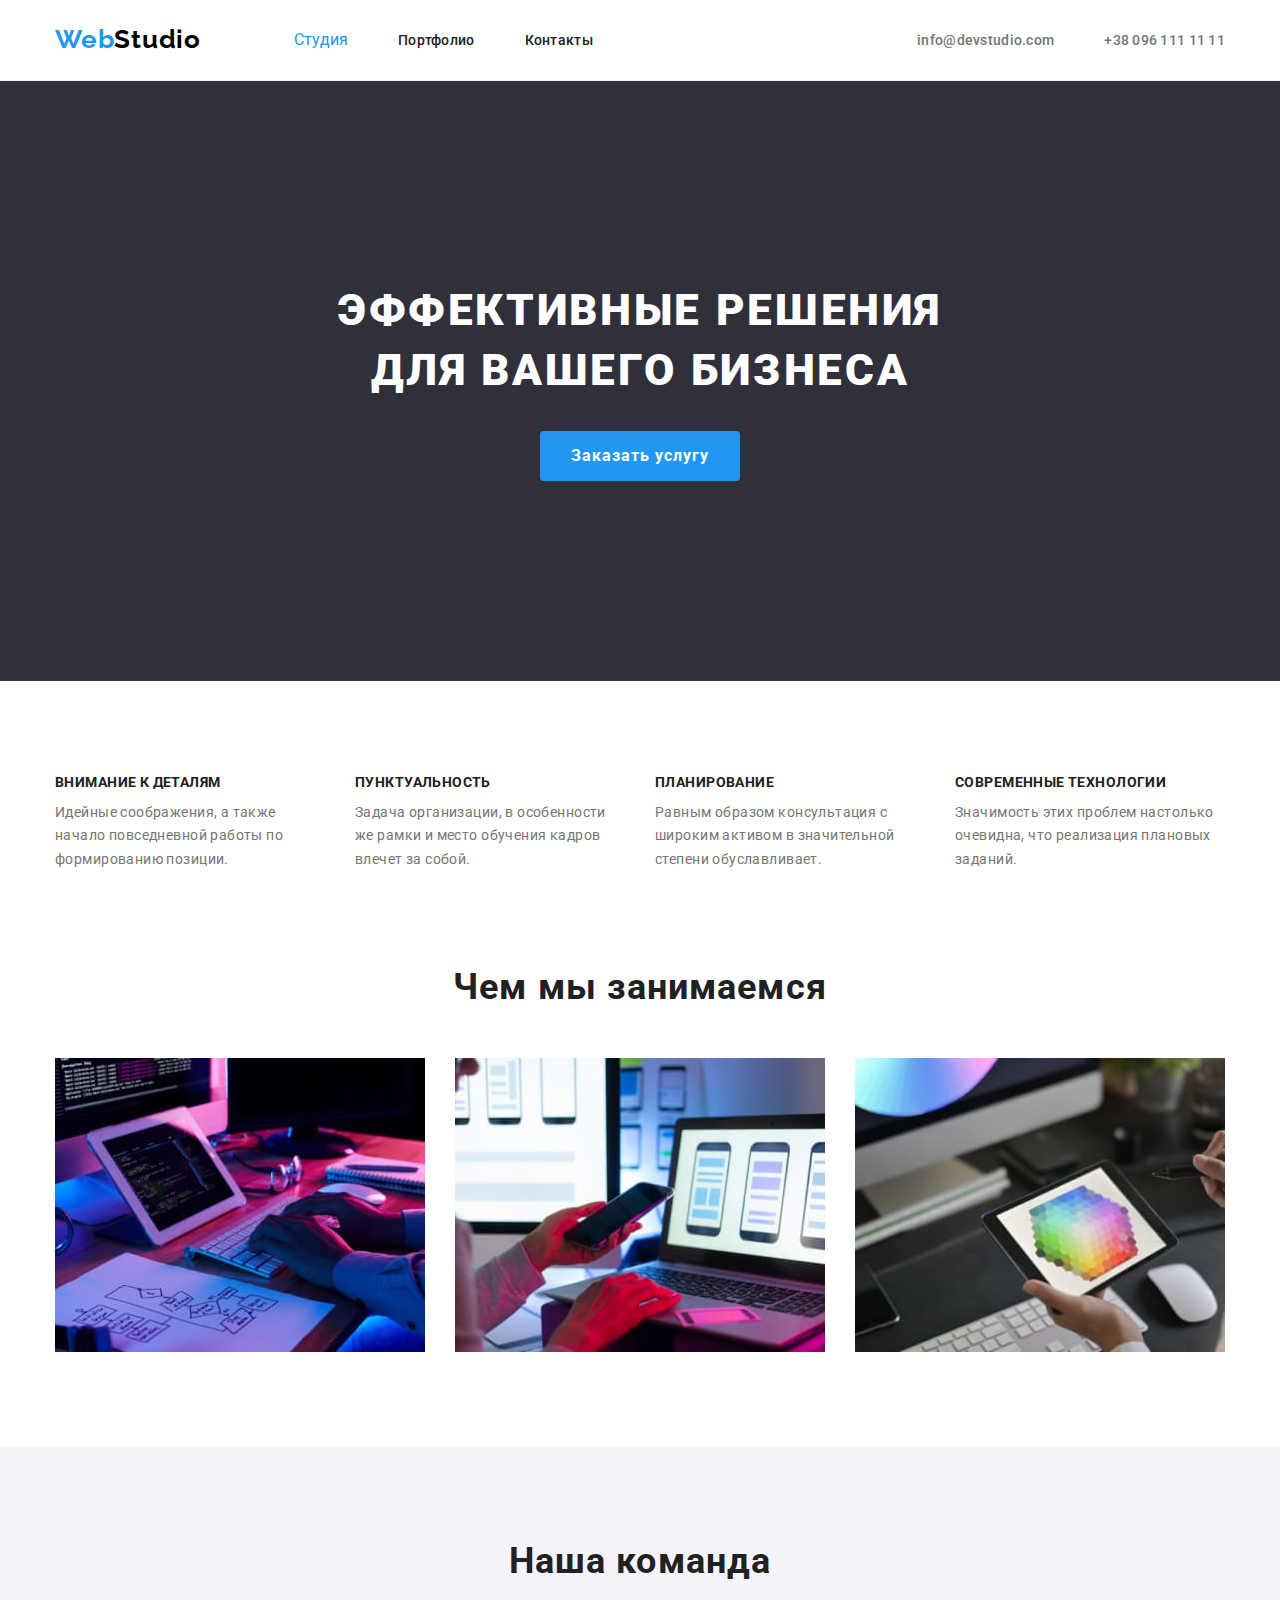
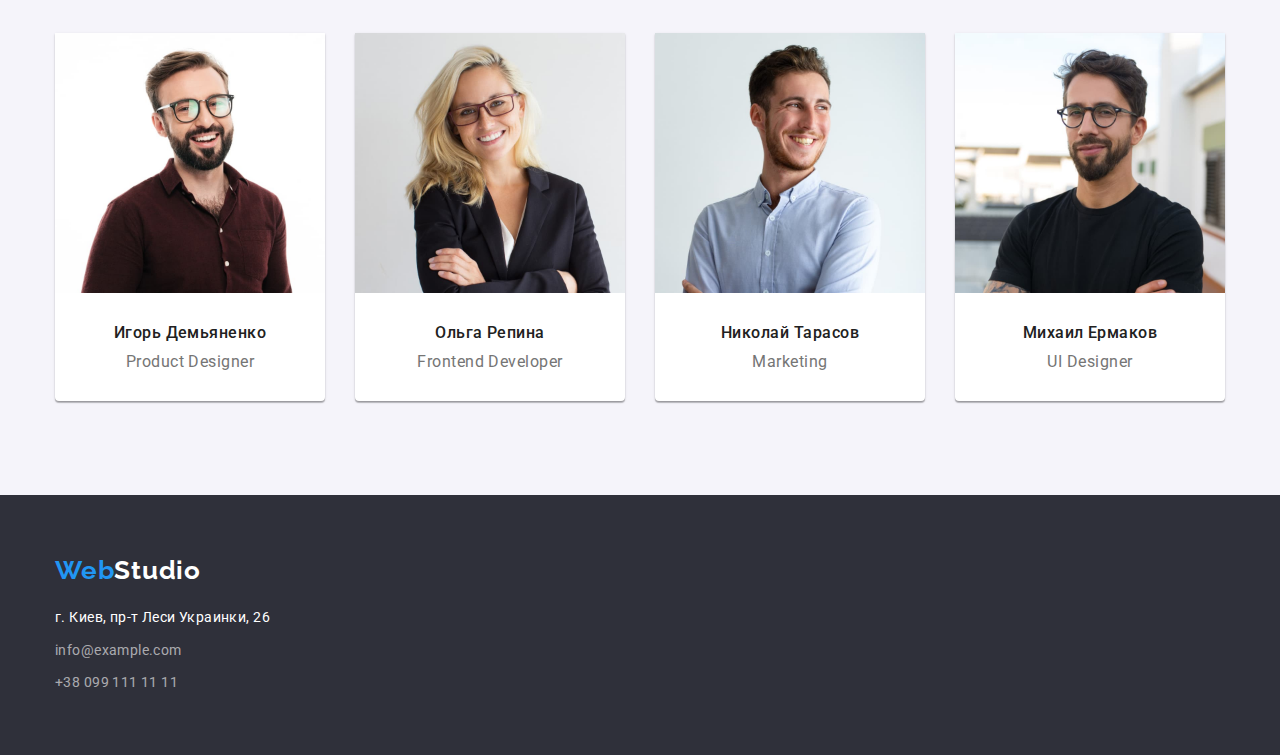
<file: index.html>
<!DOCTYPE html>
<html lang="ru">
<head>
    <meta charset="UTF-8">
    <meta http-equiv="X-UA-Compatible" content="IE=edge">
    <meta name="viewport" content="width=device-width, initial-scale=1.0">
    <link rel="preconnect" href="https://fonts.googleapis.com">
    <link rel="preconnect" href="https://fonts.gstatic.com" crossorigin>
    <link
        href="https://fonts.googleapis.com/css2?family=Raleway:wght@700&family=Roboto:wght@400;500;700;900&display=swap"
        rel="stylesheet">
    <title>Студия</title>
    <link rel="stylesheet" href="https://cdnjs.cloudflare.com/ajax/libs/modern-normalize/1.1.0/modern-normalize.min.css
        ">
    <link rel="stylesheet" href="./css/ctyle.css">
</head>
<body>
    <header class="header">
        <div class="container">
            <a href="" class="header-logo link">Web<span class="header-logo-studio link">Studio</span></a>
            <nav class="header-nav">
                <ul class="header-list list">
                    <li class="header-item"><a class="header-link-studio link" href="./index.html">Студия</a></li>
                    <li class="header-item"><a class="header-link link" href="./portfolio.html">Портфолио</a></li>
                    <li class="header-item"><a class="header-link link" href="">Контакты</a></li>
                </ul>
            </nav>
            <div class="header-contact">
                <ul class="header-list-contact list">
                    <li class="header-item-contact"><a class="header-email link" href="mailto:info@devstudio.com">info@devstudio.com</a></li>
                    <li class="header-item-contact"><a class="header-tel link" href="tel:+380961111111">+38 096 111 11 11</a></li>
                </ul>
            </div>
        </div>
    </header>
    <main>
        <section class="hero">
            <div class="container-hero">
                <h1 class="hero-slogan">Эффективные решения для вашего бизнеса</h1>
                <button type="button" class="hero-btn pointer">Заказать услугу</button>
            </div>
        </section>
        <section class="text">
            <div class="container">
                <h2 class="visually-hidden">Наши особенности</h2>
                <ul class="text-list list">
                    <li class="text-item">
                        <h3 class="subtitle">Внимание к деталям</h3>
                        <p class="desc">
                            Идейные соображения, а также начало повседневной работы по формированию позиции.
                        </p>
                    </li>
                    <li class="text-item">
                        <h3 class="subtitle">Пунктуальность</h3>
                        <p class="desc">
                            Задача организации, в особенности же рамки и место обучения кадров влечет за собой.
                        </p>
                    </li>
                    <li class="text-item">
                        <h3 class="subtitle">
                            Планирование
                        </h3>
                        <p class="desc">
                            Равным образом консультация с широким активом в значительной степени обуславливает.
                        </p>
                    </li>
                    <li class="text-item">
                        <h3 class="subtitle">
                            Современные технологии
                        </h3>
                        <p class="desc">
                            Значимость этих проблем настолько очевидна, что реализация плановых заданий.
                        </p>
                    </li>
                </ul>
            </div>
        </section>
        <section class="image">
            <div class="container">
                <h2 class="image-title">Чем мы занимаемся</h2>
                <ul class="image-list list">
                    <li class="image-item">
                        <img src="./images/photo-img-1.jpg" alt="верстка" width="370" height="294">
                    </li>
                    <li class="image-item">
                        <img src="./images/photo-img-2.jpg" alt="мобльные приложения" width="370" height="294">
                    </li>
                    <li class="image-item">
                        <img src="./images/photo-img-3.jpg" alt="работа на планшете" width="370" height="294">
                    </li> 
                </ul>
            </div>
        </section>
        <section class="command">
            <div class="container">
                <h2 class="command-title">Наша команда</h2>
                <ul class="command-list list">
                    <li class="command-item">
                        <img src="./images/photo-igor-img.jpg" alt="Игорь Демьяненко" width="270" height="260">
                        <div class="name-position">
                            <h3 class="name">Игорь Демьяненко</h3>
                            <p class="position" lang="en">Product Designer</p>
                        </div>
                    </li>
                    <li class="command-item">
                        <img src="./images/photo-olga-img.jpg" alt="Ольга Репина" width="270" height="260">
                        <div class="name-position">
                            <h3 class="name">Ольга Репина</h3>
                            <p class="position" lang="en">Frontend Developer</p>
                        </div>
                    </li>
                    <li class="command-item">
                        <img src="./images/photo-nikolaj-img.jpg" alt="Николай Тарасов" width="270" height="260">
                        <div class="name-position">
                            <h3 class="name">Николай Тарасов</h3>
                            <p class="position" lang="en" >Marketing</p>
                        </div>
                    </li>
                    <li class="command-item">
                        <img src="./images/photo-mihail-img.jpg" alt="Михаил Ермаков" width="270" height="260">
                        <div class="name-position">
                            <h3 class="name">Михаил Ермаков</h3>
                            <p class="position" lang="en">UI Designer</p>
                        </div>
                    </li>
                </ul>
            </div>
        </section>
    </main>
    <footer class="footer">
        <div class="container">
            <a href="" class="footer-logo link">Web<span class="footer-logo-studio link">Studio</span></a>
            <address class="address">
                <ul class="footer-list list">
                    <li class="footer-item-addres"><a class="footer-address link" href="">г. Киев, пр-т Леси Украинки, 26</a></li>
                    <li class="footer-item-email"><a class="footer-email link" href="mailto:info@example.com">info@example.com</a></li>
                    <li class="footer-item-tel"><a class="footer-tel link" href="tel:+380991111111">+38 099 111 11 11</a></li>
                </ul>
            </address>
        </div>
    </footer>
</body>
</html>
</file>
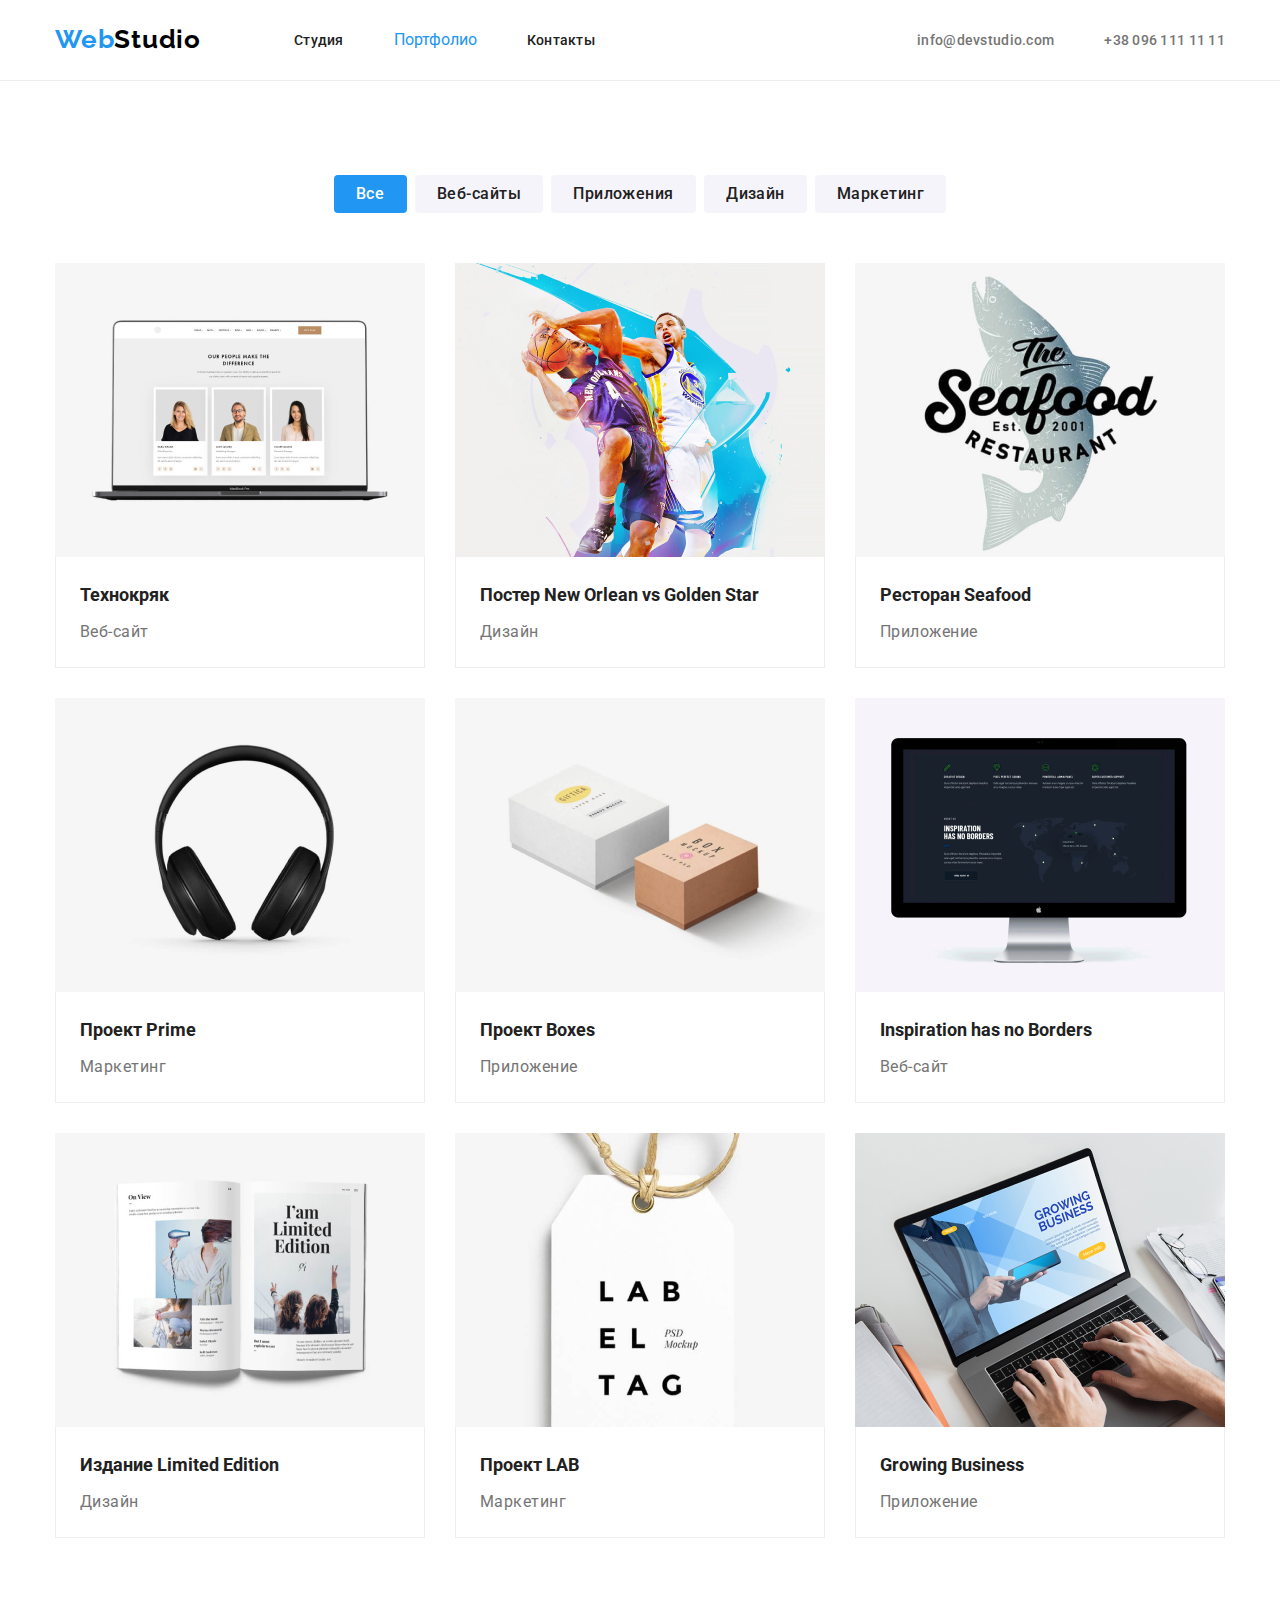
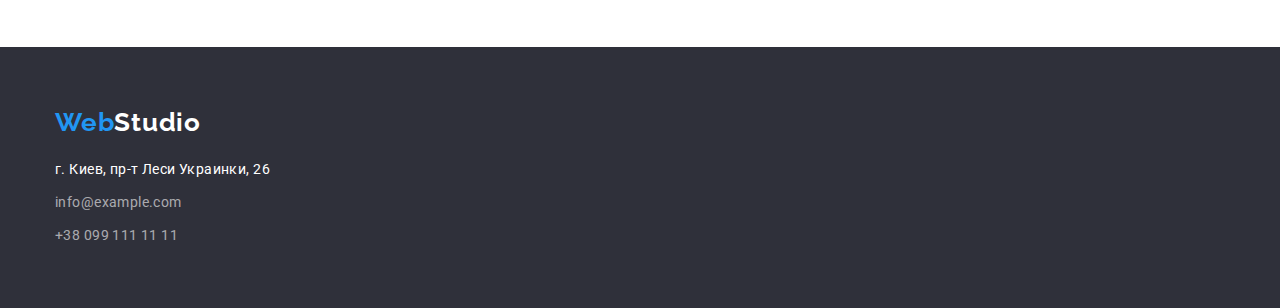
<file: portfolio.html>
<!DOCTYPE html>
<html lang="ru">
<head>
    <meta charset="UTF-8">
    <meta http-equiv="X-UA-Compatible" content="IE=edge">
    <meta name="viewport" content="width=device-width, initial-scale=1.0">
    <link rel="preconnect" href="https://fonts.googleapis.com">
    <link rel="preconnect" href="https://fonts.gstatic.com" crossorigin>
    <link
        href="https://fonts.googleapis.com/css2?family=Raleway:wght@700&family=Roboto:wght@400;500;700;900&display=swap"
        rel="stylesheet">
    <title>Портфолио</title>
    <link rel="stylesheet" href="https://cdnjs.cloudflare.com/ajax/libs/modern-normalize/1.1.0/modern-normalize.min.css
         ">
    <link rel="stylesheet" href="./css/ctyle.css">
</head>
<body>
    <header class="header">
        <div class="container">
          <a href="" class="header-logo link">Web<span class="header-logo-studio link">Studio</span></a>
          <nav class="header-nav">
            <ul class="header-list list">
                <li class="header-item"><a class="header-link link" href="./index.html">Студия</a></li>
                <li class="header-item"><a class="header-link-portfolio link" href="./portfolio.html">Портфолио</a></li>
                <li class="header-item"><a class="header-link link" href="">Контакты</a></li>
            </ul>
          </nav>
          <div class="header-contact">
            <ul class="header-list-contact list">
                <li class="header-item-contact"><a class="header-email link" href="mailto:info@devstudio.com">info@devstudio.com</a>
                </li>
                <li class="header-item-contact"><a class="header-tel link" href="tel:+380961111111">+38 096 111 11 11</a></li>
            </ul>
          </div>
        </div>
    </header>
    <main>
        <section class="portfplio">
            <div class="container">
                <h2 class="visually-hidden">Фильтр</h2>
                <ul class="filter-list list">
                    <li class="filter-item">
                        <button type="button" class="filter-btn-all pointer">Все</button>
                    </li>
                    <li class="filter-item">
                        <button type="button" class="filter-btn-web pointer">Веб-сайты</button>
                    </li>
                    <li class="filter-item">
                        <button type="button" class="filter-btn-applic pointer">Приложения</button>
                    </li>
                    <li class="filter-item">
                        <button type="button" class="filter-btn-design pointer">Дизайн</button>
                    </li>
                    <li class="filter-item">
                        <button type="button" class="filter-btn-marketing pointer">Маркетинг</button>
                    </li>
                </ul>
                <ul class="projects-list list">
                    <li class="projects-item">
                        <img src="./images/project-img-1.jpg" alt="Технокряк" width="370" height="294">
                        <div class="projects-title-subtitle">
                            <h3 class="projects-title">Технокряк</h3>
                            <p class="projects-subtitle">Веб-сайт</p>
                        </div>
                    </li>
                    <li class="projects-item">
                        <img src="./images/project-img-2.jpg" alt="Постер New Orlean vs Golden Star" width="370" height="294">
                        <div class="projects-title-subtitle">
                            <h3 class="projects-title">Постер <span lang="en">New Orlean vs Golden Star</span></h3>
                            <p class="projects-subtitle">Дизайн</p>
                        </div>
                    </li>
                    <li class="projects-item">
                        <img src="./images/project-img-3.jpg" alt="Ресторан Seafood" width="370" height="294">
                        <div class="projects-title-subtitle">
                            <h3 class="projects-title">Ресторан <span lang="en">Seafood</span></h3>
                            <p class="projects-subtitle">Приложение</p>
                        </div>
                    </li>
                    <li class="projects-item">
                        <img src="./images/project-img-4.jpg" alt="Проект Prime" width="370" height="294">
                        <div class="projects-title-subtitle">
                            <h3 class="projects-title">Проект <span lang="en">Prime</span></h3>
                            <p class="projects-subtitle">Маркетинг</p>
                        </div>
                     </li>
                    <li class="projects-item">
                        <img src="./images/project-img-5.jpg" alt="Проект Boxes" width="370" height="294">
                        <div class="projects-title-subtitle">
                            <h3 class="projects-title">Проект <span lang="en">Boxes</span></h3>
                            <p class="projects-subtitle">Приложение</p>
                        </div>
                    </li>
                    <li class="projects-item">
                        <img src="./images/project-img-6.jpg" alt="Inspiration has no Borders" width="370" height="294">
                        <div class="projects-title-subtitle">
                            <h3 lang="en" class="projects-title">Inspiration has no Borders</h3>
                            <p class="projects-subtitle">Веб-сайт</p>
                        </div>
                    </li>
                    <li class="projects-item">
                        <img src="./images/project-img-7.jpg" alt="Издание Limited Edition" width="370" height="294">
                        <div class="projects-title-subtitle">
                            <h3 class="projects-title">Издание <span lang="en">Limited Edition</span></h3>
                            <p class="projects-subtitle">Дизайн</p>
                        </div>
                    </li>
                    <li class="projects-item">
                        <img src="./images/project-img-8.jpg" alt="Проект LAB" width="370" height="294">
                        <div class="projects-title-subtitle">
                            <h3 class="projects-title">Проект <span lang="en">LAB</span></h3>
                            <p class="projects-subtitle">Маркетинг</p>
                        </div>
                    </li>
                    <li class="projects-item">
                        <img src="./images/project-img-9.jpg" alt="Growing Business " width="370" height="294">
                        <div class="projects-title-subtitle">
                            <h3 lang="en" class="projects-title">Growing Business</h3>
                            <p class="projects-subtitle">Приложение</p>
                        </div>
                    </li>
                </ul>
            </div>
        </section>
    
    </main>
    <footer class="footer">
        <div class="container">
            <a href="" class="footer-logo link">Web<span class="footer-logo-studio link">Studio</span></a>
            <address class="address">
                <ul class="footer-list list">
                    <li class="footer-item-addres"><a class="footer-address link" href="">г. Киев, пр-т Леси Украинки, 26</a></li>
                    <li class="footer-item-email"><a class="footer-email link" href="mailto:info@example.com">info@example.com</a>
                    </li>
                    <li class="footer-item-tel"><a class="footer-tel link" href="tel:+380991111111">+38 099 111 11 11</a></li>
                </ul>
            </address>
        </div>
    </footer>
</body>
</html>
</file>
<file: css/ctyle.css>
html {
  box-sizing: border-box;
}

:root {
  --header-color: #FFFFFF;
  --title-color: #212121;
  --text-color: #757575;
  --btn-color: #212121;
  --link-color: #212121;
  --background-color: #2F303A;
  --accent-color: #2196F3;
  --border-color: #ECECEC;
}

p, h1, h2, h3, h4, h5, h6 {
  margin: 0;
}

.container {
  width: 1200px;
  padding-left: 15px;
  padding-right: 15px;
  margin: 0 auto;
}

ul {
  margin: 0;
  padding-left: 0;
}

body {
  font-family: Roboto, sans-serif;
  color: var(--link-color);
}

.list {
  margin: 0;
  padding: 0;
  list-style: none;
}

.link {
  text-decoration: none;
}

.pointer {
  cursor: pointer;  
}

img {
  display: block;
  max-width: 100%;
  height: auto;
}

/*-------HEADER-------*/

.header {
  border-bottom: 1px solid #ECECEC;
}

.header-logo {
  font-family: 'Raleway', sans-serif;
  font-style: normal;
  font-weight: 700;
  font-size: 26px;
  line-height: 1.19;
  letter-spacing: 0.03em;
  color: var(--accent-color);
  padding-top: 24px;
  padding-bottom: 25px;
  margin-right: 93px;
}

.header-logo-studio {
  font-family: 'Raleway', sans-serif;
  font-style: normal;
  font-weight: 700;
  font-size: 26px;
  line-height: 1.19;
  letter-spacing: 0.03em;
  color: black;
  padding-top: 24px;
  padding-bottom: 25px;
}

.header .container {
  display: flex;
  align-items: center;
}

.header-nav {
  display: flex;
  align-items: center;
}

.header-list {
  display: flex;
}

.header-link-studio {
  color: var(--accent-color);
  padding-top: 32px;
  padding-bottom: 32px;
}

.header-link {
  font-weight: 500;
  font-size: 14px;
  line-height: 1.14;
  letter-spacing: 0.02em;
  color: var(--link-color);
  padding-top: 32px;
  padding-bottom: 32px;
}

.header-list-contact {
  display: flex;
  align-items: center;
}

.header-item:not(:last-child) {
  margin-right: 50px;
}

.header-link:hover,
.header-link:focus {
  color: var(--accent-color)
}

.header-contact {
  margin-left: auto;
}

.header-email {
  font-weight: 500;
  font-size: 14px;
  line-height: 1.14;
  letter-spacing: 0.02em;
  color: var(--text-color);
  padding-top: 32px;
  padding-bottom: 32px;

}

.header-email:hover,
.header-email:focus {
  color: var(--accent-color);  
}

.header-tel {
  font-weight: 500;
  font-size: 14px;
  line-height: 1.14;
  letter-spacing: 0.02em;
  color: var(--text-color);
  padding-top: 32px;
  padding-bottom: 32px;
}

.header-item-contact {
  margin-left: 50px;
}

.header-tel:hover,
.header-tel:focus {
  color: var(--accent-color);
}

/*-------HERO-------*/

.hero {
  
  background: var(--background-color);
  padding-top: 200px;
  padding-bottom: 200px;
}

.container-hero {
  text-align: center;
  width: 696px;
  margin: 0 auto;
}

.hero-slogan {
  font-weight: 900;
  font-size: 44px;
  line-height: 1.36;
  letter-spacing: 0.06em;
  text-transform: uppercase;
  color: var(--header-color);
  margin-bottom: 30px;
}

.hero-btn {
  font-family: inherit;
  font-weight: 700;
  font-size: 16px;
  line-height: 1.88;
  letter-spacing: 0.06em;
  color: var(--header-color);
  background: var(--accent-color);
  min-width: 200px;
  height: 50px;
  border-radius: 4px;
  border: 0px;
}

/*-------TEXT-------*/

.visually-hidden {
  position: absolute;
  white-space: nowrap;
  width: 1px;
  height: 1px;
  overflow: hidden;
  border: 0;
  padding: 0;
  clip: rect(0 0 0 0);
  clip-path: inset(50%);
  margin: -1px;
}

.text {
  padding-top: 94px;
  padding-bottom: 94px;
}

.text-list {
  display: flex;
}

.text-item:not(:last-child) {
  margin-right: 30px;
}

.text-item {
 min-width: 270px;
}

.subtitle {
  font-weight: 700;
  font-size: 14px;
  line-height: 1.14;
  letter-spacing: 0.03em;
  text-transform: uppercase;
  color: var(--title-color);
}

.desc {
  font-size: 14px;
  line-height: 1.71;
  letter-spacing: 0.03em;
  color: var(--text-color);
  margin-top: 10px;
}

/*-------IMAGE-------*/

.image {
  padding-bottom: 94px;
}

.image-title {
  font-weight: 700;
  font-size: 36px;
  line-height: 1.17;
  letter-spacing: 0.03em;  
  color: var(--title-color);
  text-align: center;
  margin-bottom: 50px;
}

.image-list {
  display: flex;
}

.image-item:not(:last-child) {
  margin-right: 30px;
}

/*-------COMMAND-------*/

.command {
  background: #F5F4FA;
  padding-top: 94px;
  padding-bottom: 94px;
}

.command-item {
  background-color: var(--header-color);
  box-shadow: 0px 1px 3px rgba(0, 0, 0, 0.12), 0px 1px 1px rgba(0, 0, 0, 0.14), 0px 2px 1px rgba(0, 0, 0, 0.2);
  border-radius: 0px 0px 4px 4px;
}

.command-title {
  font-weight: 700;
  font-size: 36px;
  line-height: 1.17;
  letter-spacing: 0.03em;
  color: var(--title-color);
  text-align: center;
  margin-bottom: 50px;
}

.command-list {
  display: flex;
}

.command-item:not(:last-child) {
  margin-right: 30px;
}

.name-position {
  text-align: center;
  padding-top: 30px;
  padding-bottom: 30px;
}

.name {
  font-weight: 500;
  font-size: 16px;
  line-height: 1.19;
  letter-spacing: 0.03em;
  color: var(--title-color);
  margin-bottom: 10px;
}

.position {
  font-size: 16px;
  line-height: 1.19;
  letter-spacing: 0.03em;   
  color: var(--text-color);
}

/*-------FOOTER-------*/

.footer {
  background: var(--background-color);
  padding-top: 60px;
  padding-bottom: 60px;
}

.footer-logo {
  font-family: 'Raleway', sans-serif;
  font-style: normal;
  font-weight: 700;
  font-size: 26px;
  line-height: 1.19;
  letter-spacing: 0.03em;
  color: var(--accent-color);
}

.footer-logo-studio {
  font-family: 'Raleway', sans-serif;
  font-style: normal;
  font-weight: 700;
  font-size: 26px;
  line-height: 1.19;
  letter-spacing: 0.03em;
  color: var(--header-color);
}

.address {
  margin-top: 20px;
}

.footer-item-addres {
  margin-bottom: 9px;
}

.footer-address {
  font-style: normal;
  font-size: 14px;
  line-height: 1.71;
  letter-spacing: 0.03em;    
  color: var(--header-color);
}

.footer-address:hover,
.footer-address:focus {
  color: var(--accent-color);
}

.footer-email {
  font-style: normal; 
  font-size: 14px;
  line-height: 1.71;
  letter-spacing: 0.03em;
  color: rgba(255, 255, 255, 0.6);
}

.footer-item-email {
  margin-bottom: 9px;
}

.footer-email:hover,
.footer-email:focus {
  color: var(--accent-color);
}

.footer-tel {
  font-style: normal;  
  font-size: 14px;
  line-height: 1.71;
  letter-spacing: 0.03em;
  color: rgba(255, 255, 255, 0.6);
}


.footer-tel:hover,
.footer-tel:focus {
  color: var(--accent-color);
}

/*-------PORTFOLIO-------*/

/*-------HEADER-------*/

.header {
  border-bottom: 1px solid #ECECEC;
}

.header-logo {
  font-family: 'Raleway', sans-serif;
  font-style: normal;
  font-weight: 700;
  font-size: 26px;
  line-height: 1.19;
  letter-spacing: 0.03em;
  color: var(--accent-color);
  padding-top: 24px;
  padding-bottom: 25px;
  margin-right: 93px;
}

.header-logo-studio {
  font-family: 'Raleway', sans-serif;
  font-style: normal;
  font-weight: 700;
  font-size: 26px;
  line-height: 1.19;
  letter-spacing: 0.03em;
  color: black;
  padding-top: 24px;
  padding-bottom: 25px;
}

.header .container {
  display: flex;
  align-items: center;
}

.header-nav {
  display: flex;
  align-items: center;
}

.header-list {
  display: flex;
}

.header-link-portfolio {
  color: var(--accent-color);
  padding-top: 32px;
  padding-bottom: 32px;
}

.header-link {
  font-weight: 500;
  font-size: 14px;
  line-height: 1.14;
  letter-spacing: 0.02em;
  color: var(--link-color);
  padding-top: 32px;
  padding-bottom: 32px;
}

.header-list-contact {
  display: flex;
  align-items: center;
}

.header-item:not(:last-child) {
  margin-right: 50px;
}

.header-link:hover,
.header-link:focus {
  color: var(--accent-color)
}

.header-contact {
  margin-left: auto;
}

.header-email {
  font-weight: 500;
  font-size: 14px;
  line-height: 1.14;
  letter-spacing: 0.02em;
  color: var(--text-color);
  padding-top: 32px;
  padding-bottom: 32px;

}

.header-email:hover,
.header-email:focus {
  color: var(--accent-color);
}

.header-tel {
  font-weight: 500;
  font-size: 14px;
  line-height: 1.14;
  letter-spacing: 0.02em;
  color: var(--text-color);
  padding-top: 32px;
  padding-bottom: 32px;
}

.header-item-contact {
  margin-left: 50px;
}

.header-tel:hover,
.header-tel:focus {
  color: var(--accent-color);
}

/*-------PORTFOLIO-------*/

.portfplio {
  padding-top: 94px;
  padding-bottom: 94px;
}

.filter-list {
  display: flex;
  justify-content: center;
  margin-bottom: 50px;
}

.filter-item:not(:last-child) {
  margin-right: 8px;
}

.filter-btn-all {
  font-weight: 500;
  font-size: 16px;
  line-height: 1.63;
  letter-spacing: 0.03em;
  color: var(--header-color);
  background: var(--accent-color);
  min-width: 73px;
  height: 38px;
  padding: 6px 22px 6px 22px;
  border-radius: 4px;
  border: 0px;
}

.filter-btn-web {
  font-weight: 500;
  font-size: 16px;
  line-height: 1.63;
  letter-spacing: 0.03em;
  color: var(--btn-color);
  background: #F5F4FA;
  min-width: 128px;
  height: 38px;
  padding: 6px 22px 6px 22px;
  border-radius: 4px;
  border: 0px;
}

.filter-btn-applic {
  font-weight: 500;
  font-size: 16px;
  line-height: 1.63;
  letter-spacing: 0.03em;
  color: var(--btn-color);
  background: #F5F4FA;
  min-width: 145px;
  height: 38px;
  padding: 6px 22px 6px 22px;
  border-radius: 4px;
  border: 0px;
}

.filter-btn-design {
  font-weight: 500;
  font-size: 16px;
  line-height: 1.63;
  letter-spacing: 0.03em;
  color: var(--btn-color);
  background: #F5F4FA;
  min-width: 103px;
  height: 38px;
  padding: 6px 22px 6px 22px;
  border-radius: 4px;
  border: 0px;
}

.filter-btn-marketing {
  font-weight: 500;
  font-size: 16px;
  line-height: 1.63;
  letter-spacing: 0.03em;
  color: var(--btn-color);
  background: #F5F4FA;
  min-width: 130px;
  height: 38px;
  padding: 6px 22px 6px 22px;
  border-radius: 4px;
  border: 0px;
}

.filter-btn-all:hover,
.filter-btn-all:focus {
  color: var(--header-color);
  background: var(--accent-color);
}

.filter-btn-web:hover,
.filter-btn-web:focus {
  color: var(--header-color);
  background: var(--accent-color);
}

.filter-btn-applic:hover,
.filter-btn-applic:focus {
  color: var(--header-color);
  background: var(--accent-color);
}

.filter-btn-design:hover,
.filter-btn-design:focus {
  color: var(--header-color);
  background: var(--accent-color);
}

.filter-btn-marketing:hover,
.filter-btn-marketing:focus {
  color: var(--header-color);
  background: var(--accent-color);
}

.projects-list {
  display: flex;
  flex-wrap: wrap;
  margin: -15px;
  margin-bottom: 0px;
}

.projects-item {
  flex-basis: calc(100%/3-30px);
  margin: 15px;
}

.projects-title-subtitle {
  padding: 20px 24px 20px 24px;
  border: 1px solid #EEEEEE;
  border-top: 0px;
}

.projects-title {
  font-weight: 700;
  font-size: 18px;
  line-height: 2;
  color: var(--title-color);
  margin-bottom: 4px;
}

.projects-subtitle {
  font-size: 16px;
  line-height: 1.88;
  letter-spacing: 0.03em;
  color: var(--text-color); 
}

/*-------FOOTER-------*/

.footer {
  background: var(--background-color);
  padding-top: 60px;
  padding-bottom: 60px;
}

.footer-logo {
  font-family: 'Raleway', sans-serif;
  font-style: normal;
  font-weight: 700;
  font-size: 26px;
  line-height: 1.19;
  letter-spacing: 0.03em;
  color: var(--accent-color);
}

.footer-logo-studio {
  font-family: 'Raleway', sans-serif;
  font-style: normal;
  font-weight: 700;
  font-size: 26px;
  line-height: 1.19;
  letter-spacing: 0.03em;
  color: var(--header-color);
}

.address {
  margin-top: 20px;
}

.footer-item-addres {
  margin-bottom: 9px;
}

.footer-address {
  font-style: normal;
  font-size: 14px;
  line-height: 1.71;
  letter-spacing: 0.03em;
  color: var(--header-color);
}

.footer-address:hover,
.footer-address:focus {
  color: var(--accent-color);
}

.footer-email {
  font-style: normal;
  font-size: 14px;
  line-height: 1.71;
  letter-spacing: 0.03em;
  color: rgba(255, 255, 255, 0.6);
}

.footer-item-email {
  margin-bottom: 9px;
}

.footer-email:hover,
.footer-email:focus {
  color: var(--accent-color);
}

.footer-tel {
  font-style: normal;
  font-size: 14px;
  line-height: 1.71;
  letter-spacing: 0.03em;
  color: rgba(255, 255, 255, 0.6);
}


.footer-tel:hover,
.footer-tel:focus {
  color: var(--accent-color);
}
</file>
